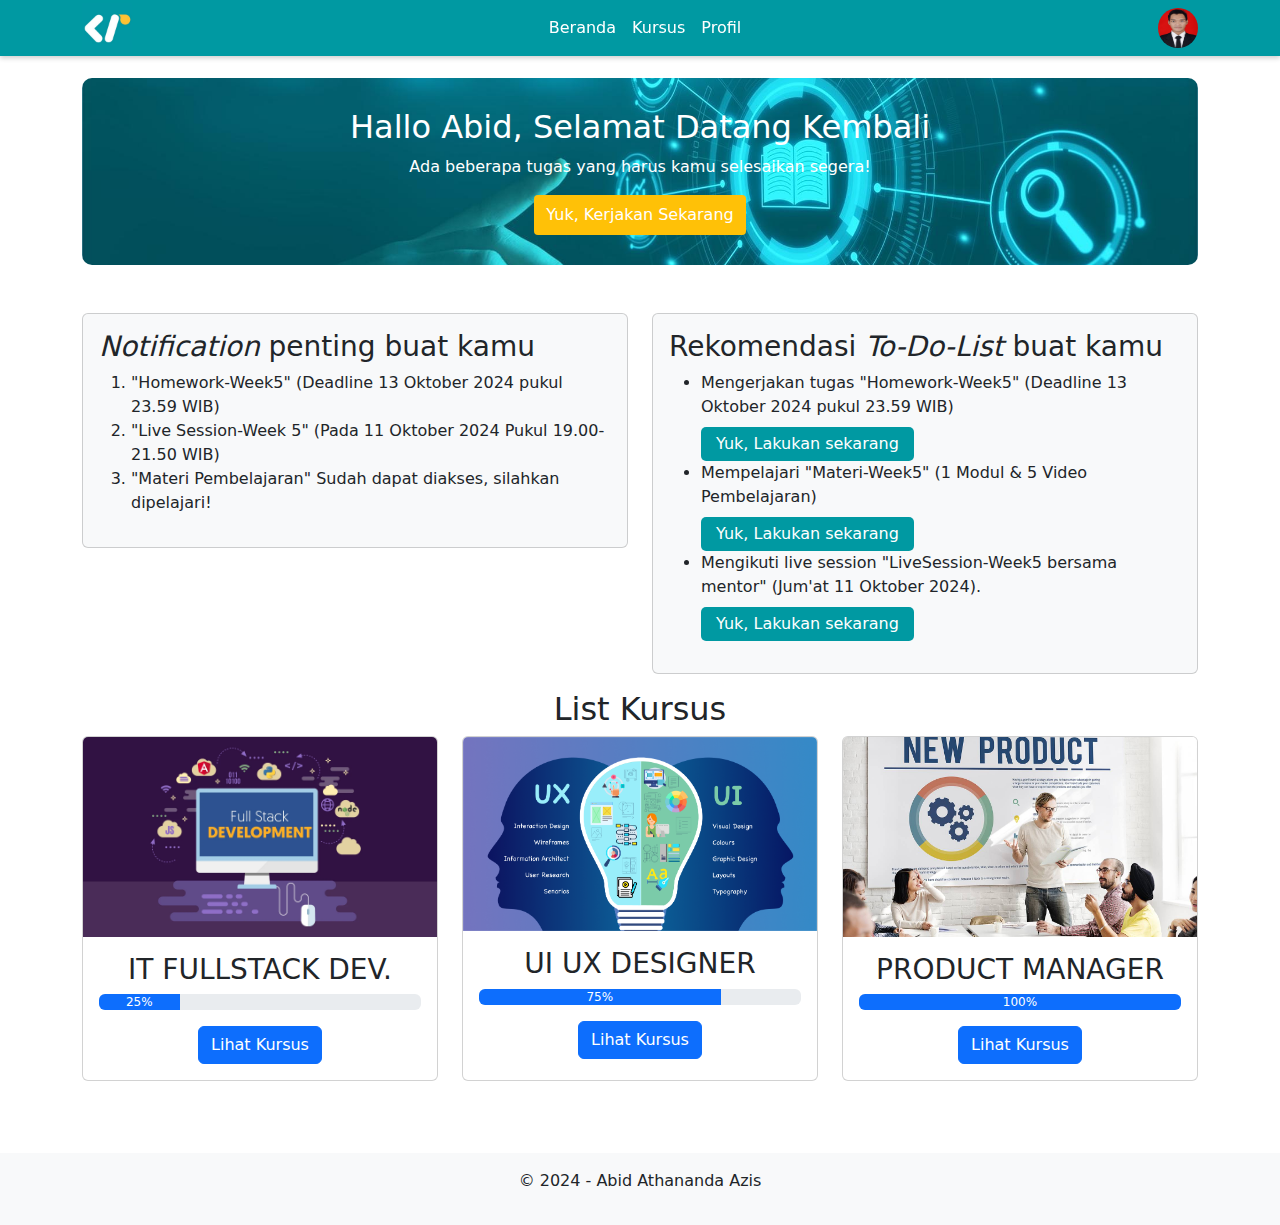
<file: index.html>
<!DOCTYPE html>
<html lang="en">
<head>
    <meta charset="UTF-8">
    <meta name="viewport" content="width=device-width, initial-scale=1.0">
    <title>Dashboard Siswa</title>
    <link rel="stylesheet" href="style.css">
    <script src="https://cdn.jsdelivr.net/npm/@popperjs/core@2.11.8/dist/umd/popper.min.js" integrity="sha384-I7E8VVD/ismYTF4hNIPjVp/Zjvgyol6VFvRkX/vR+Vc4jQkC+hVqc2pM8ODewa9r" crossorigin="anonymous"></script>
    <script src="https://cdn.jsdelivr.net/npm/bootstrap@5.3.3/dist/js/bootstrap.min.js" integrity="sha384-0pUGZvbkm6XF6gxjEnlmuGrJXVbNuzT9qBBavbLwCsOGabYfZo0T0to5eqruptLy" crossorigin="anonymous"></script>
    <link href="https://cdn.jsdelivr.net/npm/bootstrap@5.3.3/dist/css/bootstrap.min.css" rel="stylesheet" integrity="sha384-QWTKZyjpPEjISv5WaRU9OFeRpok6YctnYmDr5pNlyT2bRjXh0JMhjY6hW+ALEwIH" crossorigin="anonymous">
</head>
<body>

    <!-- Header with Navbar -->
    <header class="header container-fluid d-flex align-items-center">
        <div class="container d-flex justify-content-between align-items-center">
            <div class="logo">
                <img src="asset/Logo Rakamin.jpeg" alt="Logo" class="img-fluid">
            </div>
            <nav class="navbar navbar-expand-md">
                <button class="navbar-toggler" type="button" data-bs-toggle="collapse" data-bs-target="#navbarNav" aria-controls="navbarNav" aria-expanded="false" aria-label="Toggle navigation">
                    <span class="navbar-toggler-icon"></span>
                </button>
                <div class="collapse navbar-collapse" id="navbarNav">
                    <ul class="navbar-nav mx-auto">
                        <li class="nav-item">
                            <a class="nav-link" href="#beranda">Beranda</a>
                        </li>
                        <li class="nav-item">
                            <a class="nav-link" href="#kursus">Kursus</a>
                        </li>
                        <li class="nav-item">
                            <a class="nav-link" href="profil.html">Profil</a>
                        </li>
                    </ul>
                </div>
            </nav>
            <div class="profile-icon" onclick="toggleProfilePopup()">
                <img src="asset/foto formal ABID ATHANANDA AZIS.jpg" alt="Profile">
            </div>
            
            <div class="profile-popup" id="profilePopup">
                <div class="profile-content">
                    <img src="asset/foto formal ABID ATHANANDA AZIS.jpg" alt="Profile" class="img-fluid rounded-circle mb-2">
                    <h6>Abid Athananda Azis</h6>
                    <p class="text-muted">abid@student.ac.id</p>
                </div>
            </div>
        </div>
    </header>

    <!-- Main Content -->
    <main class="container my-5">
        <!-- Section Beranda -->
        <section id="beranda" class="welcome mb-5 text-center">
            <h2>Hallo Abid, Selamat Datang Kembali</h2>
            <p>Ada beberapa tugas yang harus kamu selesaikan segera!</p>
            <button class="btn-primary">Yuk, Kerjakan Sekarang</button>
        </section>

        <!-- Section Todo Notification -->
        <section class="row mb-3">
            <div class="col-md-6 mb-4">
                <div class="card p-3 bg-light">
                    <h3><em>Notification</em> penting buat kamu</h3>
                    <ol>
                        <li>"Homework-Week5" (Deadline 13 Oktober 2024 pukul 23.59 WIB)</li>
                        <li>"Live Session-Week 5" (Pada 11 Oktober 2024 Pukul 19.00-21.50 WIB)</li>
                        <li>"Materi Pembelajaran" Sudah dapat diakses, silahkan dipelajari!</li>
                    </ol>
                </div>
            </div>
            <div class="col-md-6">
                <div class="card p-3 bg-light">
                    <h3>Rekomendasi <em>To-Do-List</em> buat kamu</h3>
                    <ul>
                        <li>
                            Mengerjakan tugas "Homework-Week5" (Deadline 13 Oktober 2024 pukul 23.59 WIB)<br>
                            <button class="btn-secondary mt-2">Yuk, Lakukan sekarang</button>
                        </li>
                        <li>
                            Mempelajari "Materi-Week5" (1 Modul & 5 Video Pembelajaran)<br>
                            <button class="btn-secondary mt-2">Yuk, Lakukan sekarang</button>
                        </li>
                        <li>
                            Mengikuti live session "LiveSession-Week5 bersama mentor" (Jum'at 11 Oktober 2024).<br>
                            <button class="btn-secondary mt-2">Yuk, Lakukan sekarang</button>
                        </li>
                    </ul>
                </div>
            </div>
        </section>

        <!-- Section List Kursus -->
        <section id="kursus">
            <h2 class="text-center mb-2">List Kursus</h2>
            <div class="row text-center">
                <div class="col-lg-4 col-md-6 mb-4">
                    <div class="card h-100">
                        <img src="asset/it-fullstack-development.png" class="card-img-top" alt="IT Fullstack Development">
                        <div class="card-body">
                            <h3 class="card-title">IT FULLSTACK DEV.</h3>
                            <div class="progress mb-3">
                                <div class="progress-bar" role="progressbar" style="width: 25%;" aria-valuenow="25" aria-valuemin="0" aria-valuemax="100">25%</div>
                            </div>
                            <a href="kursus.html" class="btn btn-primary">Lihat Kursus</a>
                        </div>
                    </div>
                </div>
                <div class="col-lg-4 col-md-6 mb-4">
                    <div class="card h-100">
                        <img src="asset/ui=ux.png" class="card-img-top" alt="UI UX Designer">
                        <div class="card-body">
                            <h3 class="card-title">UI UX DESIGNER</h3>
                            <div class="progress mb-3">
                                <div class="progress-bar" role="progressbar" style="width: 75%;" aria-valuenow="75" aria-valuemin="0" aria-valuemax="100">75%</div>
                            </div>
                            <a href="kursus.html" class="btn btn-primary">Lihat Kursus</a>
                        </div>
                    </div>
                </div>
                <div class="col-lg-4 col-md-6 mb-4">
                    <div class="card h-100">
                        <img src="asset/product-manager.jpeg" class="card-img-top" alt="Product Manager">
                        <div class="card-body">
                            <h3 class="card-title">PRODUCT MANAGER</h3>
                            <div class="progress mb-3">
                                <div class="progress-bar" role="progressbar" style="width: 100%;" aria-valuenow="100" aria-valuemin="0" aria-valuemax="100">100%</div>
                            </div>
                            <a href="kursus.html" class="btn btn-primary">Lihat Kursus</a>
                        </div>
                    </div>
                </div>
            </div>
        </section>
    </main>

    <!-- Footer -->
    <footer class="container-fluid bg-light py-3 text-center">
        <p>&copy; 2024 - Abid Athananda Azis</p>
    </footer>

    <script>
        function toggleProfilePopup() {
            const popup = document.getElementById("profilePopup");
            popup.classList.toggle("active");
        }
        
        // Tutup pop-up saat klik di luar area pop-up
        window.onclick = function(event) {
            const popup = document.getElementById("profilePopup");
            if (!event.target.matches('.profile-icon img')) {
                if (popup.classList.contains('active')) {
                    popup.classList.remove('active');
                }
            }
        }
    </script>
</body>

</html>
</file>
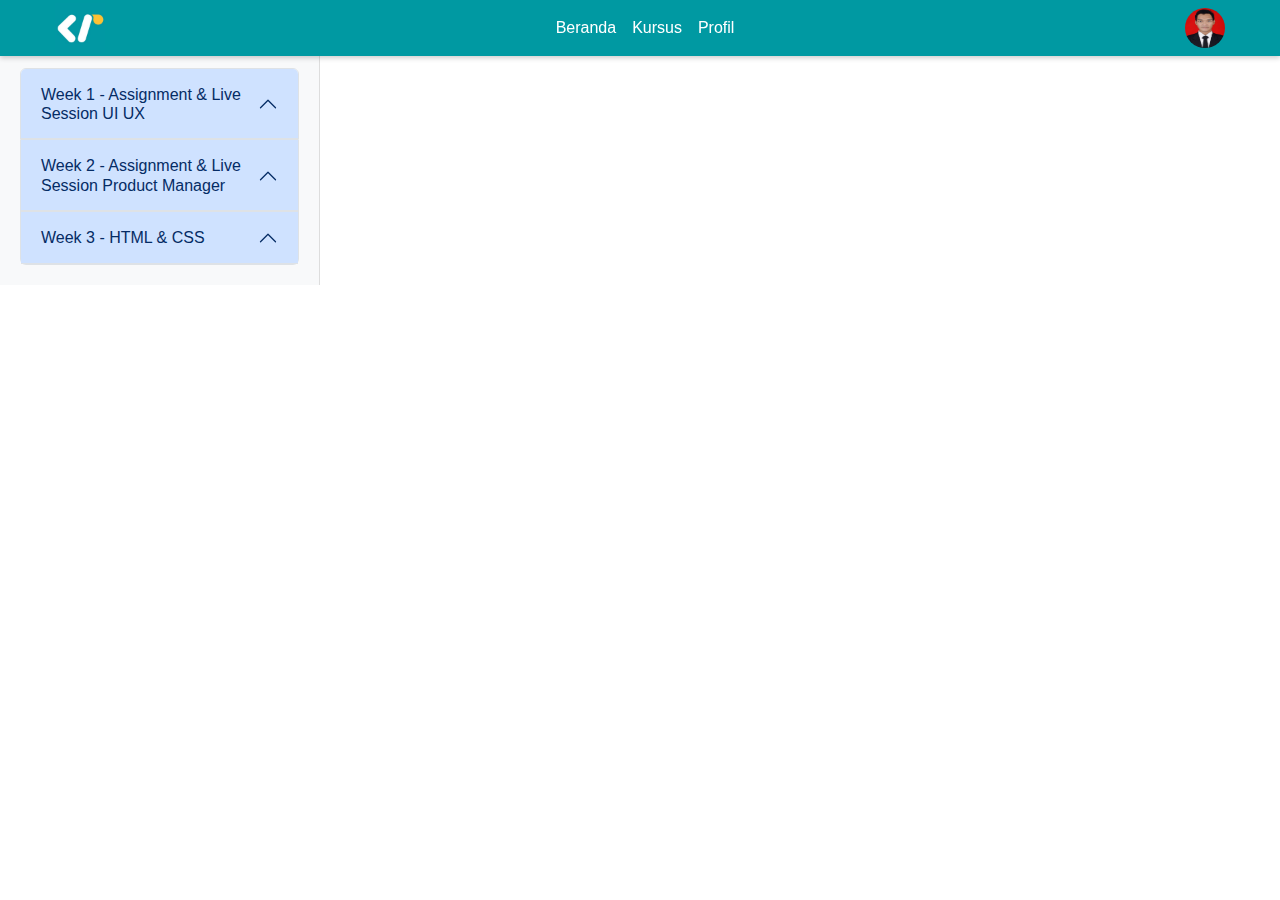
<file: kursus.html>
<!DOCTYPE html>
<html lang="en">
<head>
    <meta charset="UTF-8">
    <meta name="viewport" content="width=device-width, initial-scale=1.0">
    <title>Halaman Kursus</title>
    <!-- Bootstrap CSS -->
    <link href="https://cdn.jsdelivr.net/npm/bootstrap@5.3.0-alpha1/dist/css/bootstrap.min.css" rel="stylesheet">
    <link rel="stylesheet" href="style.css">
</head>
<body>
    <!-- Header with Navbar -->
    <header class="header container-fluid d-flex align-items-center">
        <div class="container d-flex justify-content-between align-items-center">
            <div class="logo">
                <img src="asset/Logo Rakamin.jpeg" alt="Logo" class="img-fluid">
            </div>
            <nav class="navbar navbar-expand-md">
                <button class="navbar-toggler" type="button" data-bs-toggle="collapse" data-bs-target="#navbarNav" aria-controls="navbarNav" aria-expanded="false" aria-label="Toggle navigation">
                    <span class="navbar-toggler-icon"></span>
                </button>
                <div class="collapse navbar-collapse" id="navbarNav">
                    <ul class="navbar-nav mx-auto">
                        <li class="nav-item">
                            <a class="nav-link" href="index.html">Beranda</a>
                        </li>
                        <li class="nav-item">
                            <a class="nav-link" href="kursus.html">Kursus</a>
                        </li>
                        <li class="nav-item">
                            <a class="nav-link" href="profil.html">Profil</a>
                        </li>
                    </ul>
                </div>
            </nav>
            <div class="profile-icon" onclick="toggleProfilePopup()">
                <img src="asset/foto formal ABID ATHANANDA AZIS.jpg" alt="Profile">
            </div>
            
            <div class="profile-popup" id="profilePopup">
                <div class="profile-content">
                    <img src="asset/foto formal ABID ATHANANDA AZIS.jpg" alt="Profile" class="img-fluid rounded-circle mb-2">
                    <h6>Abid Athananda Azis</h6>
                    <p class="text-muted">abid@student.ac.id</p>
                </div>
            </div>
        </div>
    </header>
    <main>
        <div class="container-fluid">
            <div class="row">
                <!-- Sidebar untuk navigasi modul -->
                <div class="col-lg-3 col-md-4 col-sm-12 sidebar mt-5" style="height: 50%; overflow-y: auto;">
                    <div class="accordion" id="accordionExample">
                        <!-- Week 1 Section -->
                        <div class="accordion-item">
                            <h2 class="accordion-header" id="headingOne">
                                <button class="accordion-button" type="button" data-bs-toggle="collapse" data-bs-target="#collapseOne" aria-expanded="true" aria-controls="collapseOne">
                                    Week 1 - Assignment & Live Session UI UX
                                </button>
                            </h2>
                            <div id="collapseOne" class="accordion-collapse collapse" aria-labelledby="headingOne" data-bs-parent="#accordionExample">
                                <div class="accordion-body">
                                    <ul class="list-group">
                                        
                                        <li class="list-group-item"> <a href="#" class="list-group-item list-group-item-action" onclick="showContent('content1')">
                                            Materi Pembelajaran
                                        </a></li>
                                        <li class="list-group-item"><a href="#" class="list-group-item list-group-item-action" onclick="showContent('content2')">
                                            Live Session: Layouting UI & Responsive
                                        </a></li>
                                        <li class="list-group-item"><a href="#" class="list-group-item list-group-item-action" onclick="showContent('content3')">
                                            Homework - Layouting UI
                                        </a></li>
                                        <li class="list-group-item"><a href="#" class="list-group-item list-group-item-action" onclick="showContent('content4')">
                                            Mentoring with Learning Mentor
                                        </a></li>
                                    </ul>
                                </div>
                            </div>
                        </div>
                        <!-- Week 2 Section -->
                        <div class="accordion-item">
                            <h2 class="accordion-header" id="headingOne">
                                <button class="accordion-button" type="button" data-bs-toggle="collapse" data-bs-target="#collapseTwo" aria-expanded="true" aria-controls="collapseOne">
                                    Week 2 - Assignment & Live Session Product Manager
                                </button>
                            </h2>
                            <div id="collapseTwo" class="accordion-collapse collapse" aria-labelledby="headingTwo" data-bs-parent="#accordionExample">
                                <div class="accordion-body">
                                    <ul class="list-group">
                                        
                                        <li class="list-group-item"> <a href="#" class="list-group-item list-group-item-action" onclick="showContent('content1')">
                                            Materi Pembelajaran
                                        </a></li>
                                        <li class="list-group-item"><a href="#" class="list-group-item list-group-item-action" onclick="showContent('content2')">
                                            Live Session: Introduce Product Manager
                                        </a></li>
                                        <li class="list-group-item"><a href="#" class="list-group-item list-group-item-action" onclick="showContent('content3')">
                                            Homework - Implemetation Product Manager
                                        </a></li>
                                        <li class="list-group-item"><a href="#" class="list-group-item list-group-item-action" onclick="showContent('content4')">
                                            Mentoring with Learning Mentor
                                        </a></li>
                                    </ul>
                                </div>
                            </div>
                        </div>
                        <!-- Week 3 Section -->
                        <div class="accordion-item">
                            <h2 class="accordion-header" id="headingOne">
                                <button class="accordion-button" type="button" data-bs-toggle="collapse" data-bs-target="#collapseThere" aria-expanded="true" aria-controls="collapseOne">
                                    Week 3 - HTML & CSS
                                </button>
                            </h2>
                            <div id="collapseThere" class="accordion-collapse collapse" aria-labelledby="headingThere" data-bs-parent="#accordionExample">
                                <div class="accordion-body">
                                    <ul class="list-group">
                                        
                                        <li class="list-group-item"> <a href="#" class="list-group-item list-group-item-action" onclick="showContent('content1')">
                                            Materi Pembelajaran
                                        </a></li>
                                        <li class="list-group-item"><a href="#" class="list-group-item list-group-item-action" onclick="showContent('content2')">
                                            Live Session: Introduce HTML & CSS
                                        </a></li>
                                        <li class="list-group-item"><a href="#" class="list-group-item list-group-item-action" onclick="showContent('content3')">
                                            Homework - Implemetation HTML & CSS
                                        </a></li>
                                        <li class="list-group-item"><a href="#" class="list-group-item list-group-item-action" onclick="showContent('content4')">
                                            Mentoring with Learning Mentor
                                        </a></li>
                                    </ul>
                                </div>
                            </div>
                        </div>
                    </div>
                </div>
        
                <!-- Konten utama untuk detail materi/tugas -->
                <main class="col-12 col-md-9 ms-sm-auto col-lg-9 px-md-4 mt-5">
                    <div id="content1" class="course-details hidden">
                        <div class="ratio ratio-16x9">
                            <iframe src="https://www.youtube.com/embed/yiVJHjEhMo8?si=nrOsOvKpkNi0U0HV" title="YouTube video player" frameborder="0" allow="accelerometer; autoplay; clipboard-write; encrypted-media; gyroscope; picture-in-picture; web-share" allowfullscreen></iframe>
                        </div>
                    </div>
                    <div id="content2" class="course-details hidden">
                        <h3>Live Session with Expert Tutor (Praktek)</h3>
                        <p>Waktu: 19:00 - 21:50 WIB, 11 Oktober 2024</p>
                        <p>Durasi: 2 jam 50 menit</p>
                        <p>Topik: Penerapan CSS Framework dalam Layout Responsive</p>
                        <button class="btn btn-primary">Gabung Sesi</button>
                    </div>
    
                    <div id="content3" class="course-details hidden">
                        <h3>Homework - HTML & CSS Framework - Week 1</h3>
                        <p><strong>Batas Pengumpulan:</strong> 06 Oktober 2024</p>
                        <p><strong>Jumlah Soal:</strong> 1</p>
                        <p><strong>Tipe Soal:</strong> Upload</p>
                        <p><strong>Status:</strong> Belum dikerjakan</p>
                        <button class="btn btn-primary">Ayo Kerjakan</button>
                    </div>
    
                    <div id="content4" class="course-details hidden">
                        <h3>Mentoring with Learning Mentor</h3>
                        <p>Waktu: 10:00 - 12:00 WIB, 12 Oktober 2024</p>
                        <p>Topik: Diskusi Tugas dan Pembahasan Materi Minggu 1</p>
                        <button class="btn btn-primary">Bergabung dalam Mentoring</button>
                    </div>

                    
                    <!-- Tambahkan konten tambahan jika diperlukan -->
                </main>
            </div>
        </div>
    </main>
    

    <!-- Bootstrap JS -->
    <script src="https://cdn.jsdelivr.net/npm/bootstrap@5.3.0-alpha1/dist/js/bootstrap.bundle.min.js"></script>
    <script>
        function showContent(contentId) {
            // Sembunyikan semua konten terlebih dahulu
            var contents = document.querySelectorAll('.course-details');
            contents.forEach(function (content) {
                content.classList.remove('active');
            });

            // Tampilkan konten yang dipilih
            var selectedContent = document.getElementById(contentId);
            if (selectedContent) {
                selectedContent.classList.add('active');
            }
        }
    </script>
        <script>
            function toggleProfilePopup() {
                const popup = document.getElementById("profilePopup");
                popup.classList.toggle("active");
            }
            
            // Tutup pop-up saat klik di luar area pop-up
            window.onclick = function(event) {
                const popup = document.getElementById("profilePopup");
                if (!event.target.matches('.profile-icon img')) {
                    if (popup.classList.contains('active')) {
                        popup.classList.remove('active');
                    }
                }
            }
        </script>
    
</body>
</html>
</file>
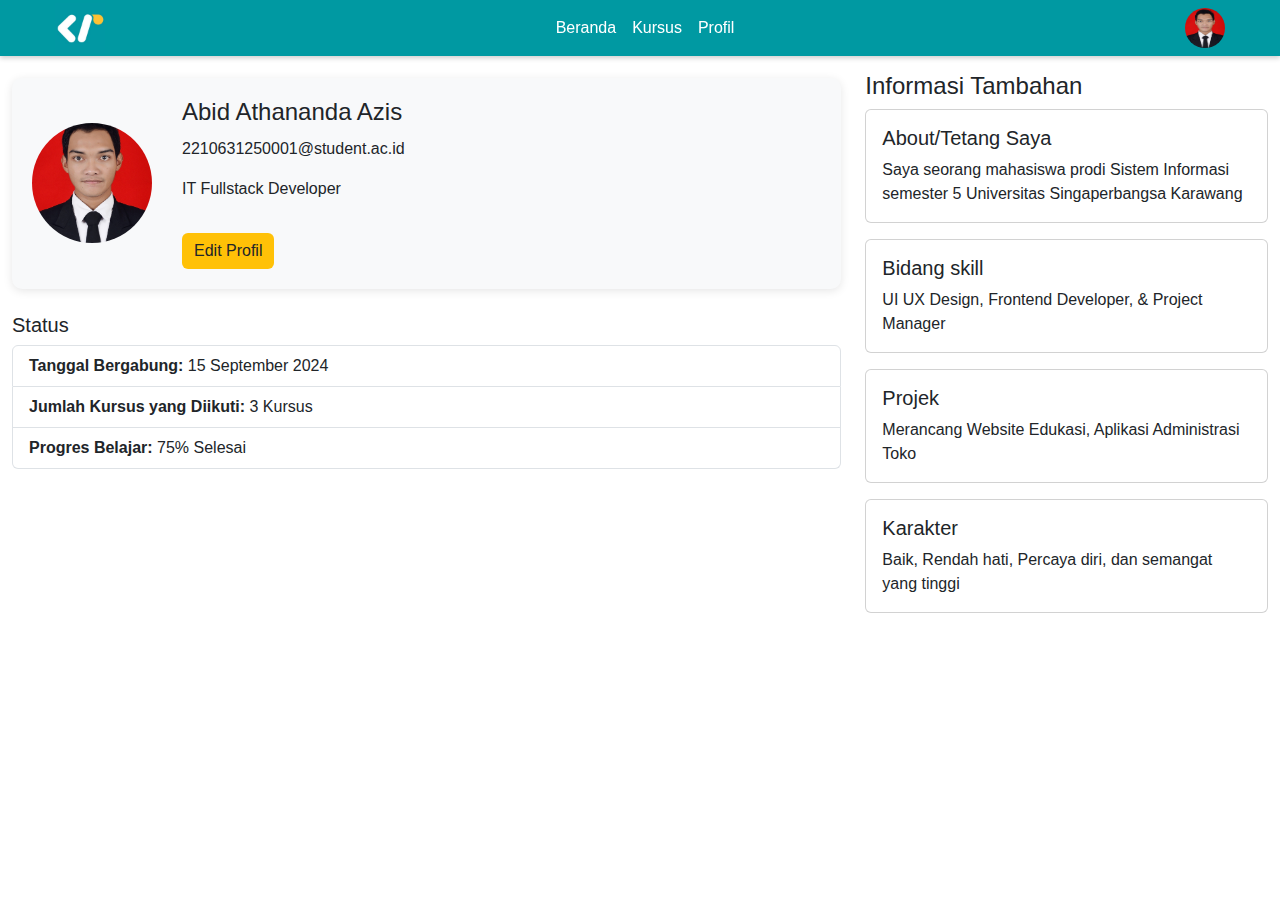
<file: profil.html>
<!DOCTYPE html>
<html lang="en">
<head>
    <meta charset="UTF-8">
    <meta name="viewport" content="width=device-width, initial-scale=1.0">
    <title>Halaman Profil</title>
    <!-- Bootstrap CSS -->
    <link href="https://cdn.jsdelivr.net/npm/bootstrap@5.3.0-alpha1/dist/css/bootstrap.min.css" rel="stylesheet">
    <link rel="stylesheet" href="style.css">
</head>
<body>
    <!-- Header with Navbar -->
    <header class="header container-fluid d-flex align-items-center">
        <div class="container d-flex justify-content-between align-items-center">
            <div class="logo">
                <img src="asset/Logo Rakamin.jpeg" alt="Logo" class="img-fluid">
            </div>
            <nav class="navbar navbar-expand-md">
                <button class="navbar-toggler" type="button" data-bs-toggle="collapse" data-bs-target="#navbarNav" aria-controls="navbarNav" aria-expanded="false" aria-label="Toggle navigation">
                    <span class="navbar-toggler-icon"></span>
                </button>
                <div class="collapse navbar-collapse" id="navbarNav">
                    <ul class="navbar-nav mx-auto">
                        <li class="nav-item">
                            <a class="nav-link" href="index.html">Beranda</a>
                        </li>
                        <li class="nav-item">
                            <a class="nav-link" href="kursus.html">Kursus</a>
                        </li>
                        <li class="nav-item">
                            <a class="nav-link" href="profil.html">Profil</a>
                        </li>
                    </ul>
                </div>
            </nav>
            <div class="profile-icon" onclick="toggleProfilePopup()">
                <img src="asset/foto formal ABID ATHANANDA AZIS.jpg" alt="Profile">
            </div>
            
            <div class="profile-popup" id="profilePopup">
                <div class="profile-content">
                    <img src="asset/foto formal ABID ATHANANDA AZIS.jpg" alt="Profile" class="img-fluid rounded-circle mb-2">
                    <h6>Abid Athananda Azis</h6>
                    <p class="text-muted">abid@student.ac.id</p>
                </div>
            </div>
        </div>
    </header>
    <main>
        <div class="container-fluid">
            <div class="row justify-content-center">
                <div class="col-md-8 mt-5">
                    <!-- Kartu Profil -->
                    <div class="profile-card d-flex align-items-center">
                        <!-- Gambar Profil -->
                        <div class="profile-img-wrapper">
                            <img src="asset/foto formal ABID ATHANANDA AZIS.jpg" alt="Profile Image" class="profile-img img-fluid">
                        </div>
    
                        <!-- Informasi Profil -->
                        <div class="profile-info">
                            <h4>Abid Athananda Azis</h4>
                            <p>2210631250001@student.ac.id</p>
                            <p>IT Fullstack Developer</p>
                            <button class="btn btn-edit-profile mt-3">Edit Profil</button>
                        </div>
                    </div><br>
    
                    <!-- Seksi Informasi Tambahan -->
                    <div class="mt-6">
                        <h5>Status</h5>
                        <ul class="list-group">
                            <li class="list-group-item"><strong>Tanggal Bergabung:</strong> 15 September 2024</li>
                            <li class="list-group-item"><strong>Jumlah Kursus yang Diikuti:</strong> 3 Kursus</li>
                            <li class="list-group-item"><strong>Progres Belajar:</strong> 75% Selesai</li>
                        </ul>
                    </div>
                </div>
                <div class="col-md-4 mt-5"><br>
                    <h4>Informasi Tambahan</h4>
                        <div class="card mb-3">
                            <div class="card-body">
                                <h5 class="card-title">About/Tetang Saya</h5>
                                <p class="card-text">Saya seorang mahasiswa prodi Sistem Informasi semester 5 Universitas Singaperbangsa Karawang</p>
                            </div>
                        </div>
                        <div class="card mb-3">
                            <div class="card-body">
                                <h5 class="card-title">Bidang skill</h5>
                                <p class="card-text">UI UX Design, Frontend Developer, & Project Manager</p>
                            </div>
                        </div>
                        <div class="card mb-3">
                            <div class="card-body">
                                <h5 class="card-title">Projek</h5>
                                <p class="card-text">Merancang Website Edukasi, Aplikasi Administrasi Toko</p>
                            </div>
                        </div>
                        <div class="card mb-3">
                            <div class="card-body">
                                <h5 class="card-title">Karakter</h5>
                                <p class="card-text">Baik, Rendah hati, Percaya diri, dan semangat yang tinggi</p>
                            </div>
                        </div>
                </div>
            </div>
        </div>
    </main>

    <!-- Bootstrap JS -->
    <script src="https://cdn.jsdelivr.net/npm/bootstrap@5.3.0-alpha1/dist/js/bootstrap.bundle.min.js"></script>
    <script>
        function toggleProfilePopup() {
            const popup = document.getElementById("profilePopup");
            popup.classList.toggle("active");
        }
        
        // Tutup pop-up saat klik di luar area pop-up
        window.onclick = function(event) {
            const popup = document.getElementById("profilePopup");
            if (!event.target.matches('.profile-icon img')) {
                if (popup.classList.contains('active')) {
                    popup.classList.remove('active');
                }
            }
        }
    </script>
</body>
</html>
</file>
<file: style.css>
/* Global Styles */
body, html {
    margin: 0;
    padding: 0;
    font-family: Arial, sans-serif;
    box-sizing: border-box;
    overflow-x: hidden; /* Menghilangkan scroll horizontal */
}

*,
*:before,
*:after {
    box-sizing: inherit;
}

.container {
    max-width: 1200px;
    margin: 0 auto;
    padding: 0 15px; /* Memberikan padding agar tidak menempel pada tepi di layar kecil */
}

.header {
    background-color: #0099a2;
    background-size: cover;
    background-position: center;
    color: white;
    width: 100%;
    position: fixed; /* Menempel pada posisi tetap */
    top: 0; /* Berada di bagian atas halaman */
    z-index: 1000;
    box-shadow: 0 2px 5px rgba(0, 0, 0, 0.2);
}

.nav-link {
    color: white !important;
}

.profile-icon img {
    width: 40px;
    height: 40px;
    border-radius: 50%;
}

.logo img {
    width: 50px;
    height: auto;
    vertical-align: middle;
}

.nav ul {
    list-style: none;
    margin: 0;
    padding: 0;
    display: flex;
    gap: 20px;
    flex-wrap: wrap; /* Agar lebih fleksibel di layar kecil */
}

.nav ul li {
    display: inline;
}

.nav ul li a {
    text-decoration: none;
    color: white;
    transition: color 0.3s ease;
}

.nav li a:hover {
    color: #FFC049;
}

.profile-icon img {
    width: 40px;
    height: 40px;
    border-radius: 50%;
    cursor: pointer;
}

.profile-popup {
    display: none;
    position: absolute;
    top: 60px;
    right: 10px;
    width: 200px;
    background-color: #0099a2;
    border: 1px solid #ddd;
    border-radius: 5px;
    box-shadow: 0 4px 8px rgba(0, 0, 0, 0.1);
    padding: 15px;
    z-index: 100;
}

.profile-popup .profile-content {
    text-align: center;
}

.profile-popup .profile-content img {
    width: 80px;
    height: 80px;
    border-radius: 50%;
}

.profile-popup.active {
    display: block;
}

.profile-icon img {
    border-radius: 50%;
}

.main-content {
    padding: 20px;
}

.welcome {
    background-color: #00a69c;
    color: white;
    text-align: center;
    padding: 30px;
    border-radius: 10px;
    margin-top: 7%;
    background: url(asset/backgroundHeader.jpeg) center/cover no-repeat;
}

.welcome h2 {
    margin-top: 0;
}

.btn-primary {
    background-color: white;
    color: #00a69c;
    border: none;
    padding: 10px 20px;
    border-radius: 5px;
    cursor: pointer;
    transition: background-color 0.3s ease, color 0.3s ease; /* Efek transisi yang lebih halus */
}

.btn-primary:hover {
    background-color: #FFC049;
    color: white;
}

.todo-notification {
    display: flex;
    justify-content: space-between;
    margin-top: 20px;
    flex-wrap: wrap; /* Agar lebih fleksibel di layar kecil */
}

.todo-list, .notification {
    background-color: #0099a2;
    color: white;
    padding: 20px;
    width: 48%;
    border-radius: 10px;
    box-sizing: border-box; /* Menghindari elemen melebar */
    margin-bottom: 20px; /* Tambahkan margin bawah agar tidak bertumpuk di layar kecil */
}

.todo-list ul, .notification ul {
    list-style: none;
    padding: 0;
}

.todo-list ul li, .notification ul li {
    margin-bottom: 15px;
}

.btn-secondary {
    background-color: #0099a2;
    color: white;
    border: none;
    padding: 5px 15px;
    border-radius: 5px;
    cursor: pointer;
    transition: background-color 0.3s ease, color 0.3s ease;
}

/* Media Queries */
@media (max-width: 768px) {
    .header {
        flex-direction: column; /* Navbar akan menjadi vertikal di layar kecil */
        text-align: center;
    }

    .nav ul {
        justify-content: center;
        gap: 10px; /* Mengurangi gap di layar kecil */
    }

    .todo-notification {
        flex-direction: column; /* List dan notification akan tampil vertikal di layar kecil */
    }

    .todo-list, .notification {
        width: 100%; /* Mengambil lebar penuh di layar kecil */
    }

    .btn-primary, .btn-secondary {
        width: 100%; /* Tombol akan mengambil lebar penuh di layar kecil */
        margin-top: 10px;
    }
}

.btn-secondary:hover {
    background-color: #FFC049;
    color: white;
}

.list-kursus {
    margin-bottom: 2rem;
    text-align: center;
}

.list-kursus h2 {
    font-size: 24px;
    margin-bottom: 1rem;
}

.list-kursus-container {
    display: flex;
    flex-wrap: wrap;
    justify-content: space-between;
}

.list-kursus-item {
    background-color: white;
    box-shadow: 0 0 10px rgba(0, 0, 0, .5);
    flex: 1;
    width: calc(30% - 1rem);
    margin-bottom: 1rem;
    margin-right: 20px;
    margin-left: 20px;
    padding: 1rem;
    border-radius: 5px;
    text-align: center;
    transition: transform 0.3s ease;
}

.list-kursus-item:hover {
    transform: scale(1.1);
}

.list-kursus-item img {
    max-width: 100%;
    height: auto;
    border-radius: 5px;
}

.list-kursus-item h3 {
    font-size: 1.5rem;
    margin: 0.5rem 0;
}

.list-kursus-item p {
    font-size: 1rem;
    margin: 0.5rem 0;
}

.list-kursus-item button {
    background-color: #0099a2;
    color: white;
    border: none;
    padding: 0.5rem 1rem;
    cursor: pointer;
    border-radius: 5px;
    transition: background-color 0.3s ease;
}

.list-kursus-item button:hover {
    background-color: #FFC049;
    color: white;
}

.hidden {
    display: none;
}

.tasks-section {
    padding: 20px;
    background-color: #f5f5f5;
    margin-top: 20px;
}

.tasks-section h2 {
    text-align: center;
    margin-bottom: 20px;
    color: #333;
}

.task-item {
    background-color: #fff;
    border-radius: 8px;
    box-shadow: 0 4px 8px rgba(0, 0, 0, 0.1);
    margin-bottom: 15px;
    padding: 15px;
    display: flex;
    justify-content: space-between;
    align-items: center;
}

.task-info h3 {
    margin: 0;
    color: #333;
}

.task-info p {
    margin: 5px 0;
    color: #666;
}

.task-status {
    display: block;
    font-size: 14px;
    margin-bottom: 10px;
    color: #888;
}

.btn-primary {
    background-color: #0099a2;
    color: #fff;
    border: none;
    padding: 8px 12px;
    border-radius: 4px;
    cursor: pointer;
}

.btn-primary:hover {
    background-color: #e0a800;
}

.btn-disabled {
    background-color: #ccc;
    color: #fff;
    border: none;
    padding: 8px 12px;
    border-radius: 4px;
    cursor: not-allowed;
}

@media (max-width: 768px) {
    .task-item {
        flex-direction: column;
        align-items: flex-start;
    }
    
    .task-action {
        margin-top: 10px;
    }
}

.sidebar {
    background-color: #f8f9fa;
    padding: 20px;
    height: 100vh;
    border-right: 1px solid #ddd;
}
.course-details {
    background-color: #e9ecef;
    padding: 20px;
    border-radius: 5px;
    margin-top: 20px;
}
.btn-primary {
    background-color: #ffc107;
    border: none;
}
.btn-primary:hover {
    background-color: #e0a800;
}
.hidden {
    display: none;
}
.profile-card {
    margin-top: 30px;
    padding: 20px;
    background-color: #f8f9fa;
    border-radius: 10px;
    box-shadow: 0 2px 10px rgba(0, 0, 0, 0.1);
}
.profile-img {
    width: 120px;
    height: 120px;
    border-radius: 50%;
    object-fit: cover;
}
.profile-info {
    margin-left: 30px;
}
.profile-info h4 {
    margin-bottom: 10px;
}
.btn-edit-profile {
    background-color: #ffc107;
    border: none;
}
.btn-edit-profile:hover {
    background-color: #e0a800;
}

.footer {
    text-align: center;
    padding: 10px;
    background-color: #f0f0f0;
    margin-top: 20px;
}

.course-details {
    display: none;
}

.course-details.active {
    display: block;
}

.sidebar-sticky {
    position: -webkit-sticky;
    position: sticky;
    top: 0;
    height: 100vh;
    padding-top: 1rem;
}

/* Responsive Styles */
@media screen and (max-width: 768px) {
    .todo-notification {
        flex-direction: column;
    }
    
    .todo-list, .notification {
        width: 100%;
        margin-bottom: 20px;
    }

    .list-kursus-item {
        width: 100%; /* Membuat setiap card kursus mengambil lebar penuh */
        margin-left: 0;  /* Menghilangkan margin kiri */
        margin-right: 0; /* Menghilangkan margin kanan */
    }
}
</file>
